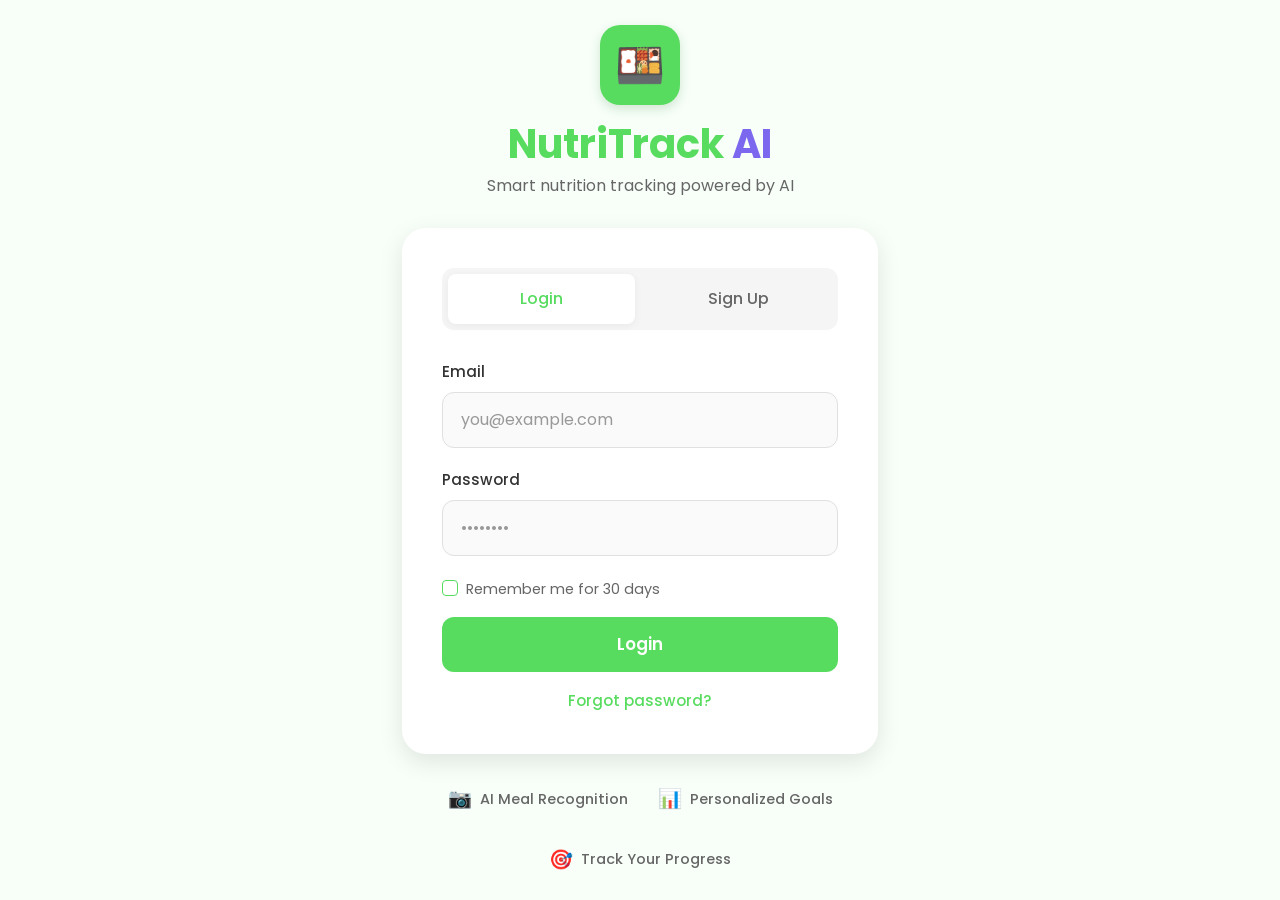
<file: frontend/index.html>
<!DOCTYPE html>
<html lang="en">
<head>
    <meta charset="UTF-8">
    <meta name="viewport" content="width=device-width, initial-scale=1.0">
    <title>NutriTracker AI - Smart Nutrition Tracking</title>
    
    <!-- Bootstrap 5 CSS -->
    <link href="https://cdn.jsdelivr.net/npm/bootstrap@5.3.0/dist/css/bootstrap.min.css" rel="stylesheet">
    
    <!-- Google Fonts - Poppins -->
    <link href="https://fonts.googleapis.com/css2?family=Poppins:wght@300;400;500;600;700&display=swap" rel="stylesheet">
    
    <!-- Base CSS (Global Styles) -->
    <link rel="stylesheet" href="css/base.css">
    
    <!-- Auth Page CSS -->
    <link rel="stylesheet" href="css/auth.css">
</head>
<body>
    <!-- Main Container -->
    <div class="container">
        <div class="auth-wrapper">
            
            <!-- Logo Section -->
            <div class="logo-section">
                <div class="logo-icon">🍱</div>
                <h1 class="app-title">NutriTrack <span class="ai-text">AI</span></h1>
                <p class="tagline">Smart nutrition tracking powered by AI</p>
            </div>

            <!-- Authentication Card -->
            <div class="auth-card">
                
                <!-- Tab Navigation (Login / Sign Up) -->
                <div class="tab-navigation">
                    <button class="tab-btn active" id="loginTab" onclick="switchTab('login')">Login</button>
                    <button class="tab-btn" id="signupTab" onclick="switchTab('signup')">Sign Up</button>
                </div>

                <!-- Login Form -->
                <div class="auth-form" id="loginForm">
                    
                    <!-- Email Input -->
                    <div class="form-group">
                        <label for="loginEmail">Email</label>
                        <input 
                            type="email" 
                            class="form-input" 
                            id="loginEmail" 
                            placeholder="you@example.com"
                            required
                        >
                    </div>

                    <!-- Password Input -->
                    <div class="form-group">
                        <label for="loginPassword">Password</label>
                        <input 
                            type="password" 
                            class="form-input" 
                            id="loginPassword" 
                            placeholder="••••••••"
                            required
                        >
                    </div>

                    <!-- Remember Me Checkbox -->
                    <div class="form-check mb-3">
                        <input 
                            type="checkbox" 
                            class="form-check-input" 
                            id="rememberMe"
                        >
                        <label class="form-check-label" for="rememberMe">
                            Remember me for 30 days
                        </label>
                    </div>

                    <!-- Login Button -->
                    <button class="auth-btn" onclick="handleLogin()">Login</button>

                    <!-- Forgot Password Link -->
                    <div class="text-center mt-3">
                        <a href="#" class="forgot-link" onclick="openForgotPasswordModal()">Forgot password?</a>
                    </div>
                </div>

                <!-- Sign Up Form (Hidden by default) -->
                <div class="auth-form" id="signupForm" style="display: none;">
                    
                    <!-- Full Name Input (Optional) -->
                    <div class="form-group">
                        <label for="signupName">Full Name</label>
                        <input 
                            type="text" 
                            class="form-input" 
                            id="signupName" 
                            placeholder="John Doe"
                        >
                    </div>

                    <!-- Email Input -->
                    <div class="form-group">
                        <label for="signupEmail">Email</label>
                        <input 
                            type="email" 
                            class="form-input" 
                            id="signupEmail" 
                            placeholder="you@example.com"
                            required
                        >
                    </div>

                    <!-- Password Input -->
                    <div class="form-group">
                        <label for="signupPassword">Password</label>
                        <input 
                            type="password" 
                            class="form-input" 
                            id="signupPassword" 
                            placeholder="••••••••"
                            required
                        >
                        <small class="form-text">At least 8 characters, 1 letter, 1 number</small>
                    </div>

                    <!-- Create Account Button -->
                    <button class="auth-btn" onclick="handleSignup()">Create Account</button>
                </div>

            </div>

            <!-- Feature Icons at Bottom -->
            <div class="features-section">
                <div class="feature-item">
                    <span class="feature-icon">📷</span>
                    <span class="feature-text">AI Meal Recognition</span>
                </div>
                <div class="feature-item">
                    <span class="feature-icon">📊</span>
                    <span class="feature-text">Personalized Goals</span>
                </div>
                <div class="feature-item">
                    <span class="feature-icon">🎯</span>
                    <span class="feature-text">Track Your Progress</span>
                </div>
            </div>

        </div>
    </div>

    <!-- ============================================ -->
    <!-- MODAL 1: Forgot Password - Enter Email -->
    <!-- ============================================ -->
    <div class="modal fade" id="forgotPasswordModal" tabindex="-1">
        <div class="modal-dialog modal-dialog-centered">
            <div class="modal-content">
                <div class="modal-header">
                    <h5 class="modal-title">Reset Password</h5>
                    <button type="button" class="btn-close" data-bs-dismiss="modal"></button>
                </div>
                <div class="modal-body">
                    <p class="text-muted">Enter your email address and we'll send you a 6-digit code to reset your password.</p>
                    
                    <!-- Email Input -->
                    <div class="form-group">
                        <label for="forgotEmail">Email</label>
                        <input 
                            type="email" 
                            class="form-input" 
                            id="forgotEmail" 
                            placeholder="you@example.com"
                            required
                        >
                    </div>
                </div>
                <div class="modal-footer">
                    <button type="button" class="btn btn-secondary" data-bs-dismiss="modal">Cancel</button>
                    <button type="button" class="auth-btn" onclick="sendResetCode()">Send Code</button>
                </div>
            </div>
        </div>
    </div>

    <!-- ============================================ -->
    <!-- MODAL 2: Reset Password - Enter Code & New Password -->
    <!-- ============================================ -->
    <div class="modal fade" id="resetPasswordModal" tabindex="-1">
        <div class="modal-dialog modal-dialog-centered">
            <div class="modal-content">
                <div class="modal-header">
                    <h5 class="modal-title">Enter Reset Code</h5>
                    <button type="button" class="btn-close" data-bs-dismiss="modal"></button>
                </div>
                <div class="modal-body">
                    <p class="text-muted">Check your email for the 6-digit code. Code expires in 15 minutes.</p>
                    
                    <!-- 6-Digit Code Input -->
                    <div class="form-group">
                        <label for="resetCode">6-Digit Code</label>
                        <input 
                            type="text" 
                            class="form-input text-center" 
                            id="resetCode" 
                            placeholder="123456"
                            maxlength="6"
                            required
                        >
                    </div>

                    <!-- New Password Input -->
                    <div class="form-group">
                        <label for="newPassword">New Password</label>
                        <input 
                            type="password" 
                            class="form-input" 
                            id="newPassword" 
                            placeholder="••••••••"
                            required
                        >
                        <small class="form-text">At least 8 characters, 1 letter, 1 number</small>
                    </div>

                    <!-- Confirm Password Input -->
                    <div class="form-group">
                        <label for="confirmPassword">Confirm Password</label>
                        <input 
                            type="password" 
                            class="form-input" 
                            id="confirmPassword" 
                            placeholder="••••••••"
                            required
                        >
                    </div>

                    <!-- Resend Code Link -->
                    <div class="text-center mt-2">
                        <a href="#" class="forgot-link" onclick="resendCode()">Resend code</a>
                        <span id="resendTimer" class="text-muted ms-2"></span>
                    </div>
                </div>
                <div class="modal-footer">
                    <button type="button" class="btn btn-secondary" data-bs-dismiss="modal">Cancel</button>
                    <button type="button" class="auth-btn" onclick="resetPassword()">Reset Password</button>
                </div>
            </div>
        </div>
    </div>

    <!-- Bootstrap 5 JS Bundle (includes Popper) -->
    <script src="https://cdn.jsdelivr.net/npm/bootstrap@5.3.0/dist/js/bootstrap.bundle.min.js"></script>
    
    <!-- Toast Notification System -->
    <script src="js/toast.js"></script>
    
    <!-- Custom JavaScript -->
    <script src="js/auth.js"></script>
</body>
</html>
</file>
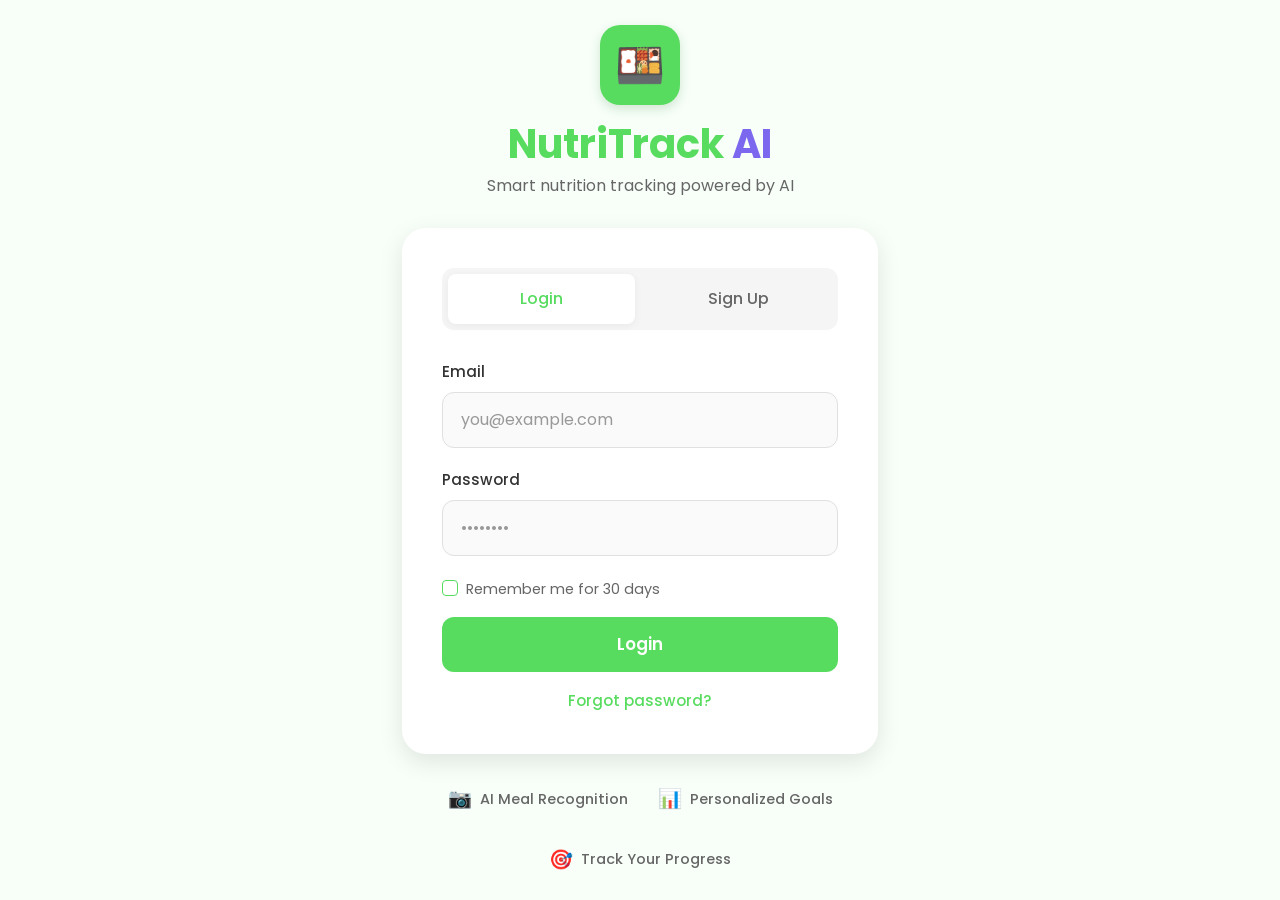
<file: frontend/dashboard.html>
<!DOCTYPE html>
<html lang="en">
<head>
    <meta charset="UTF-8">
    <meta name="viewport" content="width=device-width, initial-scale=1.0">
    <title>Dashboard - NutriTracker.ai</title>
    
    <!-- Bootstrap & Font Awesome -->
    <link href="https://cdn.jsdelivr.net/npm/bootstrap@5.3.0/dist/css/bootstrap.min.css" rel="stylesheet">
    <link rel="stylesheet" href="https://cdnjs.cloudflare.com/ajax/libs/font-awesome/6.4.0/css/all.min.css">
    
    <!-- Your global + dashboard styles -->
    <link rel="stylesheet" href="css/base.css">
    <link rel="stylesheet" href="css/dashboard.css">
    <link rel="stylesheet" href="css/dark-mode.css">
    
    <!-- Dark Mode Script (runs before page loads) -->
    <script src="js/dark-mode.js"></script>
</head>
<body>

    <!-- Top Navigation Bar -->
    <nav class="navbar navbar-dark">
        <div class="container-fluid px-4">
            <span class="navbar-brand mb-0 h1">
                <i class="fas fa-leaf me-2"></i>NutriTracker.ai
            </span>
            <button class="btn btn-logout" onclick="logout()">
                <i class="fas fa-sign-out-alt me-2"></i>Logout
            </button>
        </div>
    </nav>
    
    <!-- Main Layout -->
    <div class="main-container">
        <!-- Sidebar Navigation -->
        <div class="sidebar">
            <div class="sidebar-item active" data-page="overview">
                <i class="fas fa-home"></i><span>Overview</span>
            </div>
            <div class="sidebar-item" data-page="add-meal">
                <i class="fas fa-plus-circle"></i><span>Add Meal</span>
            </div>
            <div class="sidebar-item" data-page="history">
                <i class="fas fa-history"></i><span>History</span>
            </div>
            <div class="sidebar-item" data-page="profile">
                <i class="fas fa-user"></i><span>User Profile</span>
            </div>
        </div>

        <!-- Content Area -->
        <div class="content-area" id="content-area">
            <!-- Overview Page (iframe) -->
            <iframe id="overview-iframe" src="overview.html" class="page-iframe active"></iframe>
            
            <!-- Add Meal Page (iframe) -->
            <iframe id="add-meal-iframe" src="add-meal.html" class="page-iframe"></iframe>
            
            <!-- History Page (iframe) -->
            <iframe id="history-iframe" src="history.html" class="page-iframe"></iframe>
            
            <!-- Profile Page (iframe) -->
            <iframe id="profile-iframe" src="profile.html" class="page-iframe"></iframe>
        </div>
    </div>

    <!-- Scripts -->
    <script src="https://cdn.jsdelivr.net/npm/bootstrap@5.3.0/dist/js/bootstrap.bundle.min.js"></script>
    <script src="js/toast.js"></script>
    <script src="js/dashboard.js"></script>
</body>
</html>
</file>
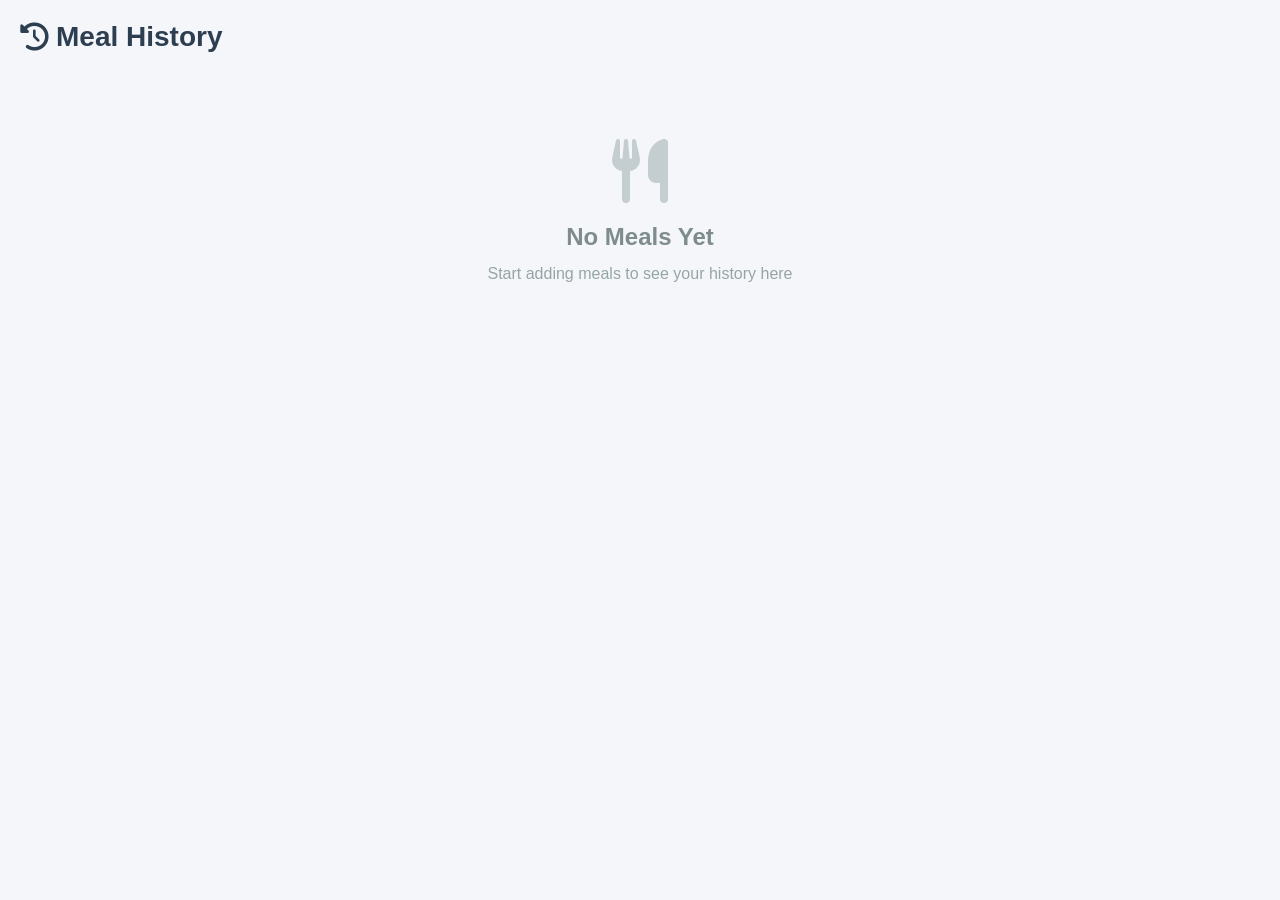
<file: frontend/history.html>
<!DOCTYPE html>
<html lang="en">
<head>
    <meta charset="UTF-8">
    <meta name="viewport" content="width=device-width, initial-scale=1.0">
    <title>History - NutriTracker.ai</title>
    
    <!-- Bootstrap & Font Awesome -->
    <link href="https://cdn.jsdelivr.net/npm/bootstrap@5.3.0/dist/css/bootstrap.min.css" rel="stylesheet">
    <link rel="stylesheet" href="https://cdnjs.cloudflare.com/ajax/libs/font-awesome/6.4.0/css/all.min.css">
    
    <!-- Styles -->
    <link rel="stylesheet" href="css/base.css">
    <link rel="stylesheet" href="css/dark-mode.css">
    
    <!-- Dark Mode Script -->
    <script src="js/dark-mode.js"></script>
    
    <style>
        body {
            background: #f5f6fa;
            padding: 20px;
            font-family: 'Segoe UI', Tahoma, Geneva, Verdana, sans-serif;
        }
        
        .page-title {
            font-size: 28px;
            font-weight: 700;
            color: #2c3e50;
            margin-bottom: 25px;
            display: flex;
            align-items: center;
        }
        
        .meals-list {
            display: flex;
            flex-direction: column;
            gap: 15px;
        }
        
        .meal-card {
            background: white;
            border-radius: 12px;
            padding: 20px;
            box-shadow: 0 2px 8px rgba(0, 0, 0, 0.08);
            transition: transform 0.3s, box-shadow 0.3s;
        }
        
        .meal-card:hover {
            transform: translateX(5px);
            box-shadow: 0 4px 16px rgba(0, 0, 0, 0.12);
        }
        
        .meal-header {
            display: flex;
            justify-content: space-between;
            align-items: center;
            margin-bottom: 10px;
        }
        
        .meal-header h4 {
            margin: 0;
            color: #2c3e50;
            font-size: 20px;
            font-weight: 700;
        }
        
        .btn-delete {
            background: #ffebee;
            color: #f44336;
            border: none;
            padding: 8px 12px;
            border-radius: 6px;
            cursor: pointer;
            transition: all 0.3s;
        }
        
        .btn-delete:hover {
            background: #f44336;
            color: white;
        }
        
        .meal-date {
            color: #7f8c8d;
            font-size: 13px;
            margin-bottom: 10px;
        }
        
        .meal-items {
            color: #34495e;
            margin-bottom: 15px;
            line-height: 1.6;
        }
        
        .meal-macros {
            display: flex;
            gap: 20px;
            flex-wrap: wrap;
        }
        
        .meal-macros span {
            display: flex;
            align-items: center;
            gap: 6px;
            color: #7f8c8d;
            font-size: 14px;
        }
        
        .meal-macros i {
            color: #4CAF50;
        }
        
        .empty-state {
            text-align: center;
            padding: 60px 20px;
            color: #95a5a6;
        }
        
        .empty-state i {
            font-size: 64px;
            margin-bottom: 20px;
            opacity: 0.5;
        }
        
        .empty-state h3 {
            font-size: 24px;
            margin-bottom: 10px;
            color: #7f8c8d;
        }
        
        .empty-state p {
            margin: 0;
            font-size: 16px;
        }
    </style>
</head>
<body>
    <h2 class="page-title">
        <i class="fas fa-history me-2"></i>Meal History
    </h2>
    
    <div id="meals-list" class="meals-list">
        <div class="empty-state">
            <i class="fas fa-utensils"></i>
            <h3>No Meals Yet</h3>
            <p>Start adding meals to see your history here</p>
        </div>
    </div>

    <script>
        function loadMealHistory() {
            const meals = JSON.parse(localStorage.getItem('meals')) || [];
            const mealsList = document.getElementById('meals-list');
            
            if (meals.length === 0) {
                mealsList.innerHTML = `
                    <div class="empty-state">
                        <i class="fas fa-utensils"></i>
                        <h3>No Meals Yet</h3>
                        <p>Start adding meals to see your history here</p>
                    </div>
                `;
                return;
            }
            
            // Sort meals by date (newest first)
            const sortedMeals = [...meals].sort((a, b) => new Date(b.date) - new Date(a.date));
            
            mealsList.innerHTML = sortedMeals.map(meal => {
                const date = new Date(meal.date);
                const formattedDate = date.toLocaleDateString('en-US', { 
                    month: 'short', 
                    day: 'numeric', 
                    year: 'numeric',
                    hour: '2-digit',
                    minute: '2-digit'
                });
                
                return `
                    <div class="meal-card">
                        <div class="meal-header">
                            <h4>${meal.name}</h4>
                            <button class="btn-delete" onclick="deleteMeal(${meal.id})">
                                <i class="fas fa-trash"></i>
                            </button>
                        </div>
                        <p class="meal-date">${formattedDate}</p>
                        <p class="meal-items">${meal.foodItems}</p>
                        <div class="meal-macros">
                            <span><i class="fas fa-fire"></i> ${meal.calories} cal</span>
                            <span><i class="fas fa-drumstick-bite"></i> ${meal.protein}g protein</span>
                            <span><i class="fas fa-bread-slice"></i> ${meal.carbs}g carbs</span>
                            <span><i class="fas fa-cheese"></i> ${meal.fats}g fats</span>
                        </div>
                    </div>
                `;
            }).join('');
        }
        
        function deleteMeal(mealId) {
            if (confirm('Are you sure you want to delete this meal?')) {
                let meals = JSON.parse(localStorage.getItem('meals')) || [];
                meals = meals.filter(meal => meal.id !== mealId);
                localStorage.setItem('meals', JSON.stringify(meals));
                loadMealHistory();
                
                // Notify parent window
                if (window.parent !== window) {
                    window.parent.postMessage('mealDeleted', '*');
                }
            }
        }
        
        // Load history on page load
        loadMealHistory();
        
        // Listen for updates from other tabs/iframes
        window.addEventListener('storage', loadMealHistory);
        window.addEventListener('message', function(e) {
            if (e.data === 'updateHistory') {
                loadMealHistory();
            }
        });
    </script>
</body>
</html>
</file>
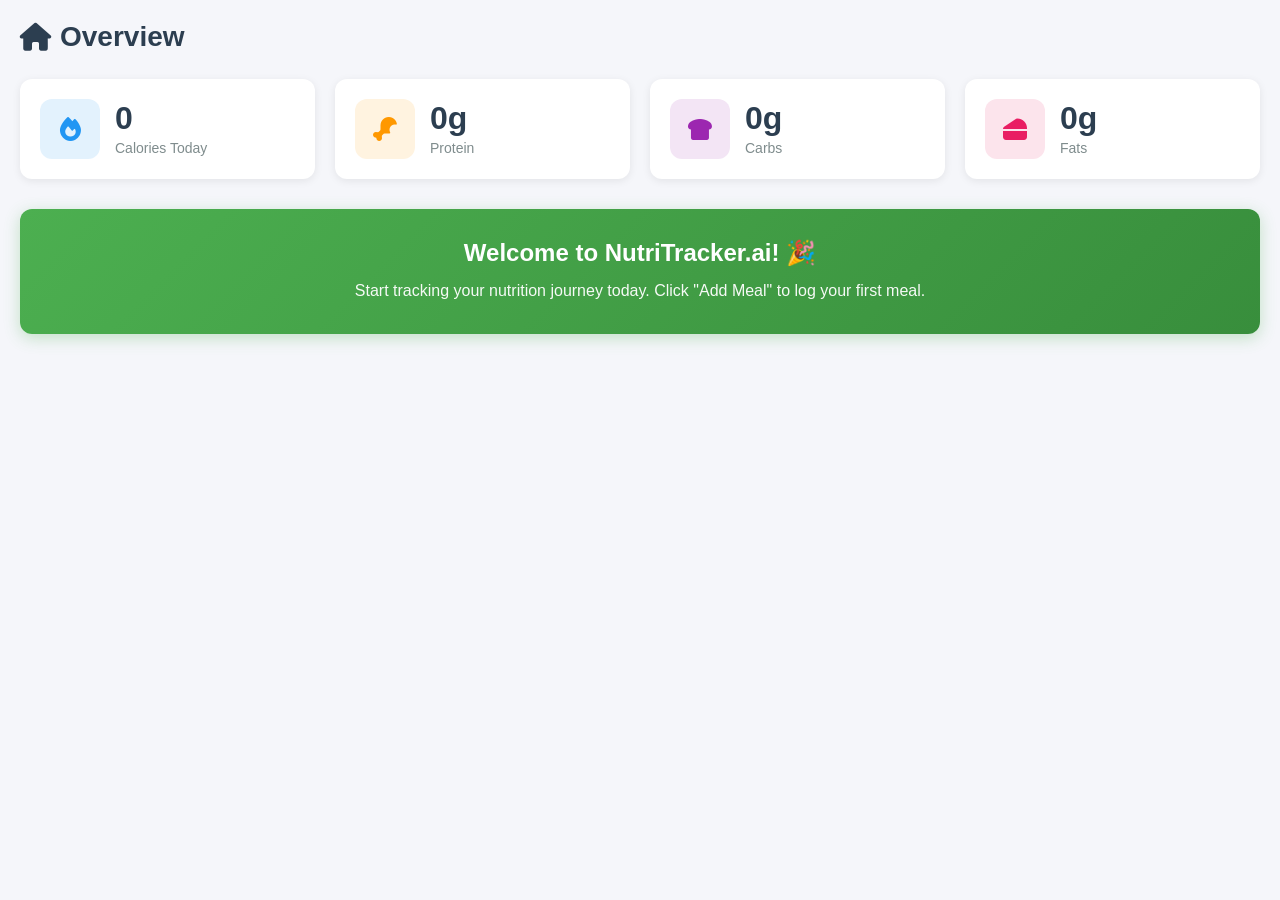
<file: frontend/overview.html>
<!DOCTYPE html>
<html lang="en">
<head>
    <meta charset="UTF-8">
    <meta name="viewport" content="width=device-width, initial-scale=1.0">
    <title>Overview - NutriTracker.ai</title>
    
    <!-- Bootstrap & Font Awesome -->
    <link href="https://cdn.jsdelivr.net/npm/bootstrap@5.3.0/dist/css/bootstrap.min.css" rel="stylesheet">
    <link rel="stylesheet" href="https://cdnjs.cloudflare.com/ajax/libs/font-awesome/6.4.0/css/all.min.css">
    
    <!-- Styles -->
    <link rel="stylesheet" href="css/base.css">
    <link rel="stylesheet" href="css/dark-mode.css">
    
    <!-- Dark Mode Script -->
    <script src="js/dark-mode.js"></script>
    
    <style>
        body {
            background: #f5f6fa;
            padding: 20px;
            font-family: 'Segoe UI', Tahoma, Geneva, Verdana, sans-serif;
        }
        
        .page-title {
            font-size: 28px;
            font-weight: 700;
            color: #2c3e50;
            margin-bottom: 25px;
            display: flex;
            align-items: center;
        }
        
        .stats-grid {
            display: grid;
            grid-template-columns: repeat(auto-fit, minmax(250px, 1fr));
            gap: 20px;
            margin-bottom: 30px;
        }
        
        .stat-card {
            background: white;
            border-radius: 12px;
            padding: 20px;
            display: flex;
            align-items: center;
            gap: 15px;
            box-shadow: 0 2px 8px rgba(0, 0, 0, 0.08);
            transition: transform 0.3s, box-shadow 0.3s;
        }
        
        .stat-card:hover {
            transform: translateY(-5px);
            box-shadow: 0 4px 16px rgba(0, 0, 0, 0.12);
        }
        
        .stat-icon {
            width: 60px;
            height: 60px;
            border-radius: 12px;
            display: flex;
            align-items: center;
            justify-content: center;
            font-size: 24px;
        }
        
        .stat-info h3 {
            font-size: 32px;
            font-weight: 700;
            margin: 0;
            color: #2c3e50;
        }
        
        .stat-info p {
            margin: 0;
            color: #7f8c8d;
            font-size: 14px;
        }
        
        .welcome-card {
            background: linear-gradient(135deg, #4CAF50, #388E3C);
            color: white;
            border-radius: 12px;
            padding: 30px;
            text-align: center;
            box-shadow: 0 4px 16px rgba(76, 175, 80, 0.3);
        }
        
        .welcome-card h3 {
            font-size: 24px;
            margin-bottom: 10px;
        }
        
        .welcome-card p {
            margin: 0;
            opacity: 0.95;
        }
    </style>
</head>
<body>
    <h2 class="page-title">
        <i class="fas fa-home me-2"></i>Overview
    </h2>
    
    <div class="stats-grid">
        <div class="stat-card">
            <div class="stat-icon" style="background: #E3F2FD;">
                <i class="fas fa-fire" style="color: #2196F3;"></i>
            </div>
            <div class="stat-info">
                <h3 id="total-calories">0</h3>
                <p>Calories Today</p>
            </div>
        </div>
        
        <div class="stat-card">
            <div class="stat-icon" style="background: #FFF3E0;">
                <i class="fas fa-drumstick-bite" style="color: #FF9800;"></i>
            </div>
            <div class="stat-info">
                <h3 id="total-protein">0g</h3>
                <p>Protein</p>
            </div>
        </div>
        
        <div class="stat-card">
            <div class="stat-icon" style="background: #F3E5F5;">
                <i class="fas fa-bread-slice" style="color: #9C27B0;"></i>
            </div>
            <div class="stat-info">
                <h3 id="total-carbs">0g</h3>
                <p>Carbs</p>
            </div>
        </div>
        
        <div class="stat-card">
            <div class="stat-icon" style="background: #FCE4EC;">
                <i class="fas fa-cheese" style="color: #E91E63;"></i>
            </div>
            <div class="stat-info">
                <h3 id="total-fats">0g</h3>
                <p>Fats</p>
            </div>
        </div>
    </div>

    <div class="welcome-card">
        <h3>Welcome to NutriTracker.ai! 🎉</h3>
        <p>Start tracking your nutrition journey today. Click "Add Meal" to log your first meal.</p>
    </div>

    <script>
        // Load stats from localStorage
        function updateStats() {
            const meals = JSON.parse(localStorage.getItem('meals')) || [];
            const today = new Date().toDateString();
            const todayMeals = meals.filter(meal => {
                const mealDate = new Date(meal.date).toDateString();
                return mealDate === today;
            });
            
            const totals = todayMeals.reduce((acc, meal) => {
                acc.calories += meal.calories || 0;
                acc.protein += meal.protein || 0;
                acc.carbs += meal.carbs || 0;
                acc.fats += meal.fats || 0;
                return acc;
            }, { calories: 0, protein: 0, carbs: 0, fats: 0 });
            
            document.getElementById('total-calories').textContent = totals.calories;
            document.getElementById('total-protein').textContent = totals.protein + 'g';
            document.getElementById('total-carbs').textContent = totals.carbs + 'g';
            document.getElementById('total-fats').textContent = totals.fats + 'g';
        }
        
        // Update stats on load
        updateStats();
        
        // Listen for storage changes from other tabs/iframes
        window.addEventListener('storage', updateStats);
        window.addEventListener('message', function(e) {
            if (e.data === 'updateStats') {
                updateStats();
            }
        });
    </script>
</body>
</html>
</file>
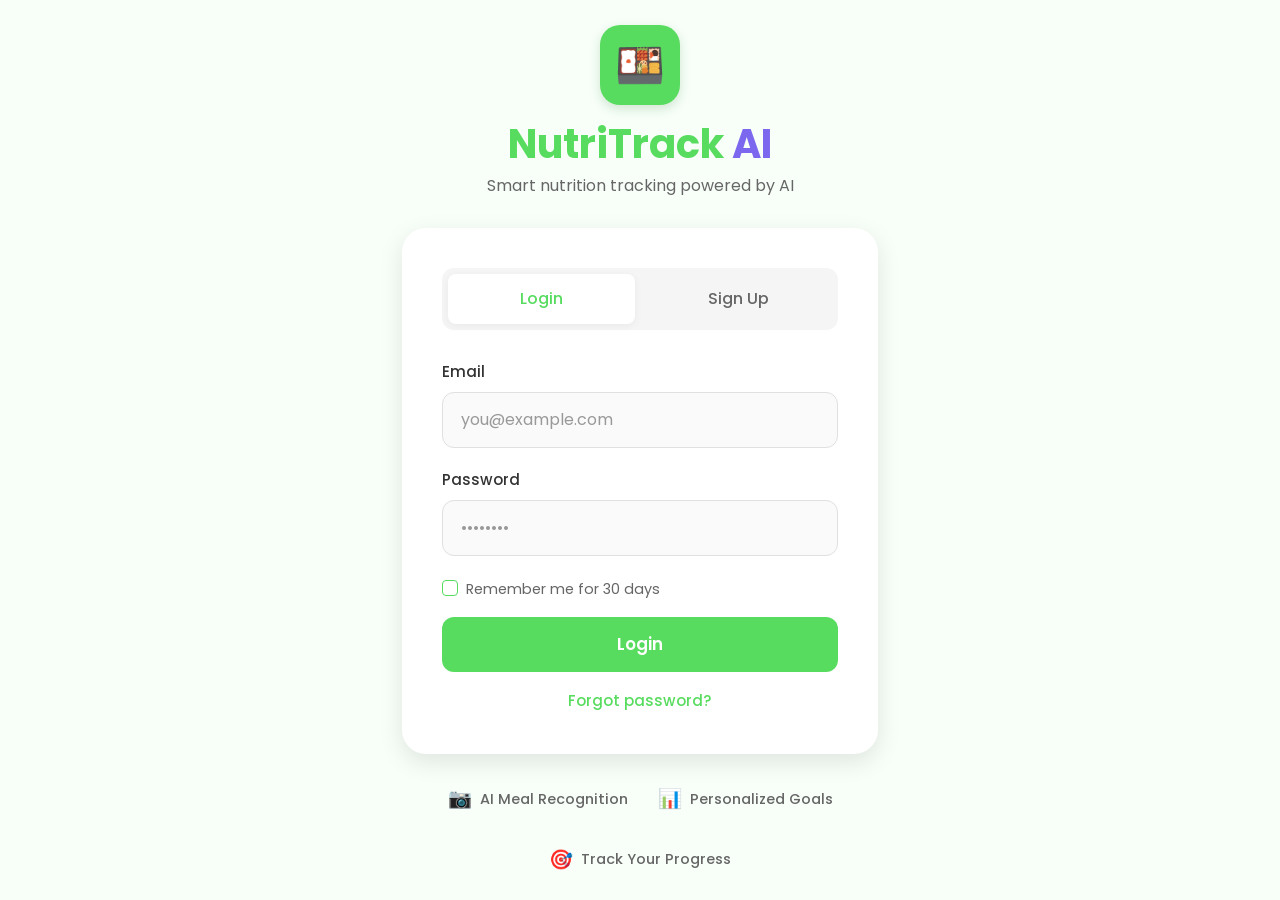
<file: frontend/profile.html>
<!DOCTYPE html>
<html lang="en">
<head>
    <meta charset="UTF-8">
    <meta name="viewport" content="width=device-width, initial-scale=1.0">
    <title>Profile - NutriTracker.ai</title>
    
    <!-- Bootstrap 5 CSS for responsive layout and components -->
    <link href="https://cdn.jsdelivr.net/npm/bootstrap@5.3.0/dist/css/bootstrap.min.css" rel="stylesheet">
    
    <!-- Font Awesome for icons (user, email, weight, etc.) -->
    <link rel="stylesheet" href="https://cdnjs.cloudflare.com/ajax/libs/font-awesome/6.4.0/css/all.min.css">
    
    <!-- Google Fonts - Poppins for modern typography -->
    <link href="https://fonts.googleapis.com/css2?family=Poppins:wght@300;400;500;600;700&display=swap" rel="stylesheet">
    
    <!-- Base CSS (Global Styles) -->
    <link rel="stylesheet" href="css/base.css">
    
    <!-- Profile Page CSS -->
    <link rel="stylesheet" href="css/profile.css">
    
    <!-- Dark Mode CSS -->
    <link rel="stylesheet" href="css/dark-mode.css">
    
    <!-- Dark Mode Script -->
    <script src="js/dark-mode.js"></script>
</head>
<body>
    
    <!-- ============================================ -->
    <!-- PROFILE CONTENT (No navbar/sidebar for iframe) -->
    <!-- ============================================ -->
    <div class="profile-content-wrapper">
            
            <!-- ============================================ -->
            <!-- PROFILE HEADER SECTION -->
            <!-- Shows avatar, name, email, badges -->
            <!-- ============================================ -->
            <div class="profile-header">
                <div class="d-flex align-items-center">
                    <!-- Left Side: Avatar + Info -->
                    <div class="d-flex align-items-center flex-grow-1">
                        <!-- Avatar Circle with Gradient -->
                        <div class="profile-avatar">
                            <i class="fas fa-user"></i>
                        </div>
                        
                        <!-- User Info -->
                        <div class="ms-3">
                            <!-- Name (will be populated from API) -->
                            <h3 class="profile-name mb-1" id="headerName">John Doe</h3>
                            
                            <!-- Email (will be populated from API) -->
                            <p class="profile-email mb-2" id="headerEmail">john.doe@example.com</p>
                            
                            <!-- Badges Row -->
                            <div class="d-flex gap-2">
                                <!-- Streak Badge (future feature) -->
                                <span class="badge-streak">
                                    <i class="fas fa-fire me-1"></i>7 day streak 🔥
                                </span>
                                
                                <!-- Pro Member Badge (future feature)
                                <span class="badge-pro">
                                    Pro Member
                                </span> -->
                            </div>
                        </div>
                    </div>
                    
                    <!-- Right Side: Edit Profile Button -->
                    <button class="btn btn-edit-profile" onclick="enableEditMode()">
                        Edit Profile
                    </button>
                </div>
            </div>

            <!-- ============================================ -->
            <!-- SUBTITLE -->
            <!-- Explains what this page does -->
            <!-- ============================================ -->
            <p class="page-subtitle">Manage your account and preferences</p>

            <!-- ============================================ -->
            <!-- TAB NAVIGATION -->
            <!-- 3 tabs: Personal, Goals, Settings -->
            <!-- ============================================ -->
            <div class="tab-navigation">
                <!-- Personal Tab (Default Active) -->
                <button class="tab-btn active" onclick="switchTab('personal')" id="personalTab">
                    Personal
                </button>
                
                <!-- Goals Tab -->
                <button class="tab-btn" onclick="switchTab('goals')" id="goalsTab">
                    Goals
                </button>
                
                <!-- Settings Tab -->
                <button class="tab-btn" onclick="switchTab('settings')" id="settingsTab">
                    Settings
                </button>
            </div>

            <!-- ============================================ -->
            <!-- TAB CONTENT CONTAINER -->
            <!-- Each tab's content is shown/hidden via JS -->
            <!-- ============================================ -->
            <div class="tab-content-container">
                
                <!-- ============================================ -->
                <!-- TAB 1: PERSONAL INFORMATION -->
                <!-- Edit name, age, height, weight, view stats -->
                <!-- ============================================ -->
                <div class="tab-content active" id="personalContent">
                    
                    <!-- Section Title -->
                    <h2 class="section-title">Personal Information</h2>
                    
                    <!-- Personal Info Form -->
                    <form id="personalForm" class="profile-form">
                        <div class="row">
                            <!-- Full Name Input -->
                            <div class="col-md-6 mb-3">
                                <label class="form-label">Full Name</label>
                                <div class="input-with-icon">
                                    <i class="fas fa-user input-icon"></i>
                                    <input 
                                        type="text" 
                                        class="form-control" 
                                        id="fullName" 
                                        placeholder="John Doe"
                                        required
                                    >
                                </div>
                            </div>
                            
                            <!-- Email Input (Read-Only) -->
                            <div class="col-md-6 mb-3">
                                <label class="form-label">Email</label>
                                <div class="input-with-icon">
                                    <i class="fas fa-envelope input-icon"></i>
                                    <input 
                                        type="email" 
                                        class="form-control" 
                                        id="email" 
                                        placeholder="john.doe@example.com"
                                        readonly
                                    >
                                </div>
                            </div>
                        </div>
                        
                        <div class="row">
                            <!-- Age Input -->
                            <div class="col-md-4 mb-3">
                                <label class="form-label">Age</label>
                                <input 
                                    type="number" 
                                    class="form-control" 
                                    id="age" 
                                    placeholder="28"
                                    min="10" 
                                    max="120"
                                    required
                                >
                            </div>
                            
                            <!-- Height Input -->
                            <div class="col-md-4 mb-3">
                                <label class="form-label">Height (cm)</label>
                                <div class="input-with-icon">
                                    <i class="fas fa-ruler-vertical input-icon"></i>
                                    <input 
                                        type="number" 
                                        class="form-control" 
                                        id="height" 
                                        placeholder="175"
                                        min="50" 
                                        max="300"
                                        step="0.1"
                                        required
                                    >
                                </div>
                            </div>
                            
                            <!-- Weight Input -->
                            <div class="col-md-4 mb-3">
                                <label class="form-label">Weight (kg)</label>
                                <div class="input-with-icon">
                                    <i class="fas fa-weight input-icon"></i>
                                    <input 
                                        type="number" 
                                        class="form-control" 
                                        id="weight" 
                                        placeholder="72.5"
                                        min="20" 
                                        max="500"
                                        step="0.1"
                                        required
                                    >
                                </div>
                            </div>
                        </div>
                        
                        <!-- Save Changes Button -->
                        <button type="submit" class="btn btn-save">
                            <i class="fas fa-check me-2"></i>Save Changes
                        </button>
                    </form>

                    <!-- ============================================ -->
                    <!-- CURRENT STATS SECTION -->
                    <!-- Shows BMI, Daily Calories, Weight Change -->
                    <!-- ============================================ -->
                    <h2 class="section-title mt-5">Current Stats</h2>
                    
                    <div class="row">
                        <!-- BMI Card (Green) -->
                        <div class="col-md-4 mb-3">
                            <div class="stat-card stat-card-green">
                                <div class="stat-label">BMI</div>
                                <div class="stat-value" id="bmiValue">23.7</div>
                                <div class="stat-sublabel" id="bmiCategory">Normal range</div>
                            </div>
                        </div>
                        
                        <!-- Daily Calories Card (Blue) -->
                        <div class="col-md-4 mb-3">
                            <div class="stat-card stat-card-blue">
                                <div class="stat-label">Daily Calories</div>
                                <div class="stat-value" id="caloriesValue">2,000</div>
                                <div class="stat-sublabel">kcal/day</div>
                            </div>
                        </div>
                        
                        <!-- Weight Change Card (Purple) -->
                        <div class="col-md-4 mb-3">
                            <div class="stat-card stat-card-purple">
                                <div class="stat-label">Weight Change</div>
                                <div class="stat-value" id="weightChangeValue">0 kg</div>
                                <div class="stat-sublabel">Last 30 days</div>
                            </div>
                        </div>
                    </div>
                </div>

                <!-- ============================================ -->
                <!-- TAB 2: GOALS -->
                <!-- Edit fitness goals and activity level -->
                <!-- ============================================ -->
                <div class="tab-content" id="goalsContent">
                    
                    <!-- Section Title -->
                    <h2 class="section-title">Goals & Activity</h2>
                    
                    <!-- Current Goal Display Card -->
                    <div class="goal-display-card">
                        <div class="d-flex align-items-center">
                            <div class="goal-icon">
                                <i class="fas fa-bullseye"></i>
                            </div>
                            <div class="flex-grow-1">
                                <div class="goal-label">Current Goal</div>
                                <div class="goal-value" id="currentGoalDisplay">Weight Loss</div>
                            </div>
                            <button class="btn btn-change-goal" onclick="showGoalSelector()">
                                Change Goal
                            </button>
                        </div>
                    </div>

                    <!-- Goals Form -->
                    <form id="goalsForm" class="profile-form mt-4">
                        
                        <!-- Goal Selection (Hidden by default, shown when "Change Goal" clicked) -->
                        <div id="goalSelector" style="display: none;">
                            <label class="form-label">Select Your Goal</label>
                            <div class="goal-options mb-4">
                                <div class="goal-option" data-goal="loss">
                                    <i class="fas fa-arrow-down"></i>
                                    <span>Weight Loss</span>
                                </div>
                                <div class="goal-option" data-goal="maintain">
                                    <i class="fas fa-equals"></i>
                                    <span>Maintain</span>
                                </div>
                                <div class="goal-option" data-goal="gain">
                                    <i class="fas fa-arrow-up"></i>
                                    <span>Weight Gain</span>
                                </div>
                            </div>
                        </div>

                        

                        <!-- Activity Level Selection -->
                        <label class="form-label mb-3">Activity Level</label>
                        <div class="activity-levels">
                            <!-- Sedentary -->
                            <div class="activity-card" data-activity="sedentary">
                                <div class="activity-title">Sedentary</div>
                                <div class="activity-desc">Little to no exercise</div>
                            </div>
                            
                            <!-- Lightly Active -->
                            <div class="activity-card" data-activity="lightly_active">
                                <div class="activity-title">Lightly Active</div>
                                <div class="activity-desc">Exercise 1-3 days/week</div>
                            </div>
                            
                            <!-- Moderately Active -->
                            <div class="activity-card" data-activity="moderately_active">
                                <div class="activity-title">Moderately Active</div>
                                <div class="activity-desc">Exercise 3-5 days/week</div>
                            </div>
                            
                            <!-- Very Active -->
                            <div class="activity-card" data-activity="very_active">
                                <div class="activity-title">Very Active</div>
                                <div class="activity-desc">Exercise 6-7 days/week</div>
                            </div>
                        </div>

                        <!-- Update Goals Button -->
                        <button type="submit" class="btn btn-save mt-4">
                            <i class="fas fa-check me-2"></i>Update Goals
                        </button>
                    </form>
                </div>

                <!-- ============================================ -->
                <!-- TAB 3: SETTINGS -->
                <!-- Dark mode, notifications, privacy (future) -->
                <!-- ============================================ -->
                <!-- TAB 3: SETTINGS -->
                <div class="tab-content" id="settingsContent">
                    <h2 class="section-title">Settings</h2>

                    <div class="card p-4 shadow-sm" style="background: var(--bg-white); border-radius: var(--radius-md);">
                        <div class="d-flex align-items-center justify-content-between">
                            <div>
                                <h5 class="mb-1">Dark Mode</h5>
                                <p class="text-muted mb-0">Toggle between light and dark themes</p>
                            </div>
                            <div class="form-check form-switch">
                                <input 
                                    class="form-check-input" 
                                    type="checkbox" 
                                    id="darkModeToggle"
                                    style="width: 50px; height: 26px;"
                                >
                                <label class="form-check-label" for="darkModeToggle"></label>
                            </div>
                        </div>
                    </div>

                    <div class="mt-4 text-muted small">
                        More settings coming soon...
                    </div>
                </div>
            </div>
        </div>
    </div>
    <!-- End profile-content-wrapper -->

    <!-- Bootstrap JS Bundle (includes Popper) -->
    <script src="https://cdn.jsdelivr.net/npm/bootstrap@5.3.0/dist/js/bootstrap.bundle.min.js"></script>
    
    <!-- Toast Notification System -->
    <script src="js/toast.js"></script>
    
    <!-- Custom JavaScript -->
    <script src="js/profile.js"></script>

</body>
</html>
</file>
<file: frontend/css/base.css>
/**
 * NutriTracker AI - Base/Global Styles
 * Shared across all pages
 * 
 * Contains:
 * - CSS Variables (Color Palette, Spacing)
 * - Global Resets
 * - Typography
 * - Utility Classes
 */
/* ============================================ */
/* DARK MODE THEME */
/* ============================================ */

/* Default is Light Mode (already in :root) */

/* Dark Mode Override */
.dark-mode {
    /* Backgrounds */
    --bg-light: #121212;
    --bg-light-green: #1e272e;
    --bg-green-tint: #1e3324;
    --bg-white: #1e1e1e;
    --bg-gray: #252525;
    --bg-light-gray: #2d2d2d;

    /* Text Colors */
    --text-dark: #e0e0e0;
    --text-primary: #ffffff;
    --text-muted: #b0b0b0;
    --text-light: #aaaaaa;
    --text-gray: #cccccc;

    /* Borders */
    --border-light: #333333;
    --border-gray: #404040;

    /* Cards & Stats */
    --stat-green-bg: #1e3324;
    --stat-blue-bg: #1e2a3a;
    --stat-purple-bg: #2d1b3a;

    /* Alerts */
    --alert-danger-bg: #3d1f1f;
    --alert-success-bg: #1e3324;
    --alert-info-bg: #1e2a3a;

    /* Navbar (override gradient) */
    /* We'll handle navbar separately in JS or CSS */
}

/* Optional: Dark mode navbar */
.dark-mode .navbar {
    background: linear-gradient(135deg, #1B5E20 0%, #0d3311 100%) !important;
}

/* Sidebar in dark mode */
.dark-mode .sidebar {
    background: #1e1e1e;
    box-shadow: 2px 0 10px rgba(0, 0, 0, 0.3);
}

.dark-mode .sidebar-item:hover,
.dark-mode .sidebar-item.active {
    background: #2d2d2d;
}

/* Form inputs in dark mode */
.dark-mode .form-input-base,
.dark-mode .form-control {
    background: #2d2d2d !important;
    border-color: #404040 !important;
    color: #e0e0e0 !important;
}

.dark-mode .form-control::placeholder {
    color: #888 !important;
}

/* Cards */
.dark-mode .profile-header,
.dark-mode .goal-display-card,
.dark-mode .stat-card,
.dark-mode .activity-card,
.dark-mode .goal-option {
    background: #1e1e1e !important;
    border-color: #333 !important;
}
/* ============================================ */
/* CSS VARIABLES (Color Palette) */
/* ============================================ */
:root {
    /* Primary Brand Colors */
    --primary-green: #58dc5f;
    --primary-green-dark: #36b53e;
    --primary-green-light: #4CAF50;
    --secondary-green: #81C784;
    
    /* Accent Colors */
    --purple-accent: #7B68EE;
    --purple-dark: #7B1FA2;
    
    /* Background Colors */
    --bg-light: #F8FFF9;
    --bg-light-green: #F1F8E9;
    --bg-green-tint: #E8F5E9;
    --bg-white: #ffffff;
    --bg-gray: #F5F5F5;
    --bg-light-gray: #FAFAFA;
    
    /* Text Colors */
    --text-dark: #2c3e50;
    --text-primary: #333;
    --text-muted: #6c757d;
    --text-light: #95a5a6;
    --text-gray: #666;
    --text-placeholder: #999;
    
    /* Stat Card Colors */
    --stat-green-bg: #E8F5E9;
    --stat-green-text: #2E7D32;
    --stat-blue-bg: #E3F2FD;
    --stat-blue-text: #1976D2;
    --stat-purple-bg: #F3E5F5;
    --stat-purple-text: #7B1FA2;
    
    /* Border Colors */
    --border-light: #E0E0E0;
    --border-gray: #F0F0F0;
    --border-medium: #D0D0D0;
    
    /* Alert/Message Colors */
    --alert-danger-bg: #FFF3F3;
    --alert-danger-text: #D32F2F;
    --alert-danger-border: #FFCDD2;
    --alert-success-bg: #F1F8F4;
    --alert-success-text: #2E7D32;
    --alert-success-border: #C8E6C9;
    --alert-info-bg: #E3F2FD;
    --alert-info-text: #1976D2;
    --alert-info-border: #BBDEFB;
    
    /* Shadows */
    --shadow-sm: 0 2px 8px rgba(0, 0, 0, 0.05);
    --shadow-md: 0 4px 12px rgba(0, 0, 0, 0.1);
    --shadow-lg: 0 8px 24px rgba(0, 0, 0, 0.1);
    --shadow-green: 0 4px 12px rgba(46, 125, 50, 0.2);
    --shadow-green-hover: 0 6px 20px rgba(46, 125, 50, 0.3);
    
    /* Transitions */
    --transition-fast: 0.2s ease;
    --transition-normal: 0.3s ease;
    --transition-slow: 0.5s ease;
    
    /* Border Radius */
    --radius-sm: 8px;
    --radius-md: 12px;
    --radius-lg: 20px;
    --radius-xl: 24px;
    
    /* Spacing (can be used for consistent padding/margins) */
    --space-xs: 6px;
    --space-sm: 10px;
    --space-md: 20px;
    --space-lg: 30px;
    --space-xl: 40px;
}

/* ============================================ */
/* Global Reset */
/* ============================================ */
* {
    margin: 0;
    padding: 0;
    box-sizing: border-box;
}

/* ============================================ */
/* Typography */
/* ============================================ */
body {
    font-family: 'Poppins', 'Segoe UI', Tahoma, Geneva, Verdana, sans-serif;
    background-color: var(--bg-light);
    color: var(--text-dark);
    line-height: 1.6;
    -webkit-font-smoothing: antialiased;
    -moz-osx-font-smoothing: grayscale;
    transition: background-color 0.3s ease, color 0.3s ease;
}

h1, h2, h3, h4, h5, h6 {
    font-weight: 600;
    line-height: 1.2;
}

/* ============================================ */
/* Utility Classes */
/* ============================================ */
.text-green {
    color: var(--primary-green);
}

.text-muted {
    color: var(--text-muted);
}

.bg-light-green {
    background-color: var(--bg-light-green);
}

.shadow-green {
    box-shadow: var(--shadow-green);
}

/* ============================================ */
/* Common Button Styles */
/* ============================================ */
.btn-primary-green {
    background: var(--primary-green);
    color: white;
    border: none;
    border-radius: var(--radius-md);
    padding: 14px 20px;
    font-weight: 600;
    cursor: pointer;
    transition: all var(--transition-normal);
    font-family: 'Poppins', sans-serif;
}

.btn-primary-green:hover {
    background: var(--primary-green-dark);
    transform: translateY(-1px);
    box-shadow: var(--shadow-green-hover);
}

.btn-primary-green:active {
    transform: translateY(0);
}

.btn-primary-green:disabled {
    background: #9E9E9E;
    cursor: not-allowed;
    transform: none;
}

/* ============================================ */
/* Common Form Styles */
/* ============================================ */
.form-input-base {
    width: 100%;
    padding: 14px 18px;
    border: 1px solid var(--border-light);
    border-radius: var(--radius-md);
    font-size: 1rem;
    font-family: 'Poppins', sans-serif;
    transition: all var(--transition-normal);
    background: var(--bg-light-gray);
}

.form-input-base:focus {
    outline: none;
    border-color: var(--primary-green);
    background: var(--bg-white);
    box-shadow: 0 0 0 3px rgba(46, 125, 50, 0.1);
}

.form-input-base::placeholder {
    color: var(--text-placeholder);
}

/* ============================================ */
/* Alert/Toast Messages */
/* ============================================ */
.alert {
    border-radius: var(--radius-md);
    padding: 12px 16px;
    margin-bottom: 20px;
    font-size: 0.9rem;
}

.alert-danger {
    background: var(--alert-danger-bg);
    color: var(--alert-danger-text);
    border: 1px solid var(--alert-danger-border);
}

.alert-success {
    background: var(--alert-success-bg);
    color: var(--alert-success-text);
    border: 1px solid var(--alert-success-border);
}

.alert-info {
    background: var(--alert-info-bg);
    color: var(--alert-info-text);
    border: 1px solid var(--alert-info-border);
}

/* ============================================ */
/* Loading Spinner (Reusable) */
/* ============================================ */
.loading-spinner {
    position: relative;
    color: transparent;
}

.loading-spinner::after {
    content: "";
    position: absolute;
    width: 20px;
    height: 20px;
    top: 50%;
    left: 50%;
    margin-left: -10px;
    margin-top: -10px;
    border: 2px solid white;
    border-radius: 50%;
    border-top-color: transparent;
    animation: spinner 0.6s linear infinite;
}

@keyframes spinner {
    to {
        transform: rotate(360deg);
    }
}

/* ============================================ */
/* Common Modal Styles */
/* ============================================ */
.modal-content {
    border-radius: var(--radius-lg);
    border: none;
    box-shadow: 0 10px 40px rgba(0, 0, 0, 0.15);
}

.modal-header {
    border-bottom: 1px solid var(--border-gray);
    padding: 20px 24px;
}

.modal-title {
    font-weight: 600;
    color: var(--primary-green);
}

.modal-body {
    padding: 24px;
}

.modal-footer {
    border-top: 1px solid var(--border-gray);
    padding: 16px 24px;
}

/* ============================================ */
/* Scrollbar Customization */
/* ============================================ */
::-webkit-scrollbar {
    width: 10px;
    height: 10px;
}

::-webkit-scrollbar-track {
    background: var(--bg-gray);
}

::-webkit-scrollbar-thumb {
    background: var(--primary-green);
    border-radius: 5px;
}

::-webkit-scrollbar-thumb:hover {
    background: var(--primary-green-dark);
}
</file>
<file: frontend/css/auth.css>
/**
 * NutriTracker AI - Authentication Page Styles
 * For Login/Signup pages only
 * 
 * Note: Global styles (variables, resets, typography) are in base.css
 */

/* ============================================ */
/* Body - Auth Page Specific */
/* ============================================ */
body {
    background: var(--bg-light); /* Light green-tinted background */
    min-height: 100vh;
    display: flex;
    align-items: center;
    justify-content: center;
    padding: 20px;
}

/* ============================================ */
/* Main Container */
/* ============================================ */
.container {
    max-width: 500px;
    width: 100%;
}

.auth-wrapper {
    text-align: center;
}

/* ============================================ */
/* Logo Section */
/* ============================================ */
.logo-section {
    margin-bottom: 30px;
}

.logo-icon {
    width: 80px;
    height: 80px;
    background: var(--primary-green);
    border-radius: 20px;
    display: inline-flex;
    align-items: center;
    justify-content: center;
    font-size: 40px;
    margin-bottom: 15px;
    box-shadow: var(--shadow-green);
}

.app-title {
    font-size: 2.5rem;
    font-weight: 700;
    color: var(--primary-green);
    margin-bottom: 5px;
}

.ai-text {
    color: var(--purple-accent);
}

.tagline {
    font-size: 1rem;
    color: var(--text-gray);
    font-weight: 400;
}

/* ============================================ */
/* Authentication Card */
/* ============================================ */
.auth-card {
    background: white;
    border-radius: var(--radius-xl);
    padding: 40px;
    box-shadow: var(--shadow-lg);
    margin-bottom: 30px;
}

/* ============================================ */
/* Tab Navigation (Login / Sign Up) */
/* ============================================ */
.tab-navigation {
    display: flex;
    gap: 10px;
    margin-bottom: 30px;
    background: var(--bg-gray);
    border-radius: var(--radius-md);
    padding: 6px;
}

.tab-btn {
    flex: 1;
    padding: 12px 20px;
    border: none;
    background: transparent;
    border-radius: var(--radius-sm);
    font-size: 1rem;
    font-weight: 500;
    color: var(--text-gray);
    cursor: pointer;
    transition: all var(--transition-normal);
}

.tab-btn.active {
    background: white;
    color: var(--primary-green);
    box-shadow: var(--shadow-sm);
}

.tab-btn:hover:not(.active) {
    color: var(--primary-green);
}

/* ============================================ */
/* Form Elements */
/* ============================================ */
.auth-form {
    text-align: left;
}

.form-group {
    margin-bottom: 20px;
}

.form-group label {
    display: block;
    margin-bottom: 8px;
    font-weight: 500;
    color: var(--text-primary);
    font-size: 0.95rem;
}

.form-input {
    width: 100%;
    padding: 14px 18px;
    border: 1px solid var(--border-light);
    border-radius: var(--radius-md);
    font-size: 1rem;
    font-family: 'Poppins', sans-serif;
    transition: all var(--transition-normal);
    background: var(--bg-light-gray);
}

.form-input:focus {
    outline: none;
    border-color: var(--primary-green);
    background: white;
    box-shadow: 0 0 0 3px rgba(46, 125, 50, 0.1);
}

.form-input::placeholder {
    color: var(--text-placeholder);
}

/* Small helper text under inputs */
.form-text {
    display: block;
    margin-top: 6px;
    font-size: 0.85rem;
    color: var(--text-gray);
}

/* ============================================ */
/* Checkbox (Remember Me) */
/* ============================================ */
.form-check {
    margin-bottom: 20px;
}

.form-check-input {
    cursor: pointer;
    border-color: var(--primary-green);
}

.form-check-input:checked {
    background-color: var(--primary-green);
    border-color: var(--primary-green);
}

.form-check-label {
    cursor: pointer;
    font-size: 0.9rem;
    color: var(--text-gray);
}

/* ============================================ */
/* Authentication Button (Login / Sign Up) */
/* ============================================ */
.auth-btn {
    width: 100%;
    padding: 14px 20px;
    background: var(--primary-green);
    color: white;
    border: none;
    border-radius: var(--radius-md);
    font-size: 1.05rem;
    font-weight: 600;
    cursor: pointer;
    transition: all var(--transition-normal);
    font-family: 'Poppins', sans-serif;
}

.auth-btn:hover {
    background: var(--primary-green-dark);
    transform: translateY(-1px);
    box-shadow: var(--shadow-green-hover);
}

.auth-btn:active {
    transform: translateY(0);
}

.auth-btn:disabled {
    background: #9E9E9E;
    cursor: not-allowed;
    transform: none;
}

/* ============================================ */
/* Links (Forgot Password) */
/* ============================================ */
.forgot-link {
    color: var(--primary-green);
    text-decoration: none;
    font-size: 0.95rem;
    font-weight: 500;
    transition: color var(--transition-fast);
}

.forgot-link:hover {
    color: var(--primary-green-dark);
    text-decoration: underline;
}

/* ============================================ */
/* Feature Icons Section (Bottom) */
/* ============================================ */
.features-section {
    display: flex;
    justify-content: center;
    gap: 30px;
    flex-wrap: wrap;
}

.feature-item {
    display: flex;
    align-items: center;
    gap: 8px;
    color: var(--text-gray);
    font-size: 0.9rem;
}

.feature-icon {
    font-size: 1.2rem;
}

.feature-text {
    font-weight: 500;
}

/* ============================================ */
/* Modal Footer Customization */
/* ============================================ */
.modal-footer .btn-secondary {
    background: var(--border-light);
    border: none;
    color: var(--text-gray);
    padding: 10px 24px;
    border-radius: var(--radius-sm);
}

.modal-footer .btn-secondary:hover {
    background: var(--border-medium);
}

.modal-footer .auth-btn {
    padding: 10px 24px;
    width: auto;
}

/* ============================================ */
/* Responsive Design */
/* ============================================ */
@media (max-width: 576px) {
    .auth-card {
        padding: 30px 20px;
    }
    
    .app-title {
        font-size: 2rem;
    }
    
    .features-section {
        gap: 15px;
    }
    
    .feature-item {
        font-size: 0.85rem;
    }
}

/* ============================================ */
/* Loading State */
/* ============================================ */
.auth-btn.loading {
    position: relative;
    color: transparent;
}

.auth-btn.loading::after {
    content: "";
    position: absolute;
    width: 20px;
    height: 20px;
    top: 50%;
    left: 50%;
    margin-left: -10px;
    margin-top: -10px;
    border: 2px solid white;
    border-radius: 50%;
    border-top-color: transparent;
    animation: spinner 0.6s linear infinite;
}

@keyframes spinner {
    to {
        transform: rotate(360deg);
    }
}
</file>
<file: frontend/css/dashboard.css>
/* Dashboard Layout */
.navbar {
    background: linear-gradient(135deg, var(--primary-green) 0%, var(--primary-green-dark) 100%);
    box-shadow: 0 2px 8px rgba(0, 0, 0, 0.15);
    height: 60px;
    position: fixed;
    top: 0;
    left: 0;
    right: 0;
    z-index: 1000;
}

.main-container {
    display: flex;
    margin-top: 60px;
    min-height: calc(100vh - 60px);
}

.sidebar {
    width: 250px;
    background: white;
    box-shadow: 2px 0 10px rgba(0, 0, 0, 0.05);
    padding: 20px 0;
    position: fixed;
    height: calc(100vh - 60px);
    overflow-y: auto;
}

.sidebar-item {
    padding: 15px 25px;
    display: flex;
    align-items: center;
    color: #2c3e50;
    text-decoration: none;
    transition: all 0.3s;
    cursor: pointer;
    border-left: 3px solid transparent;
}

.sidebar-item:hover {
    background: #f8f9fa;
    color: var(--primary-green);
    border-left-color: var(--primary-green);
}

.sidebar-item.active {
    background: #E8F5E9;
    color: var(--primary-green);
    border-left-color: var(--primary-green);
    font-weight: 600;
}

.sidebar-item i {
    width: 25px;
    margin-right: 15px;
    font-size: 18px;
}

.content-area {
    margin-left: 250px;
    flex: 1;
    padding: 30px;
    background: #f5f6fa;
}

.btn-logout {
    background: #dc3545;
    color: white;
    border: none;
    padding: 8px 20px;
    border-radius: 8px;
    font-weight: 600;
}

.btn-logout:hover {
    background: #c82333;
}

/* Page Iframes */
.page-iframe {
    display: none;
    width: 100%;
    height: calc(100vh - 90px);
    border: none;
    border-radius: 12px;
    background: white;
}

.page-iframe.active {
    display: block;
}

/* Remove old page-content styles as we're using iframes now */

/* Responsive Design */
@media (max-width: 768px) {
    .sidebar {
        width: 70px;
    }
    
    .sidebar-item span {
        display: none;
    }
    
    .sidebar-item {
        justify-content: center;
        padding: 15px 10px;
    }
    
    .sidebar-item i {
        margin-right: 0;
    }
    
    .content-area {
        margin-left: 70px;
        padding: 20px;
    }
    
    .stats-grid {
        grid-template-columns: 1fr;
    }
    
    .meal-macros {
        flex-direction: column;
        gap: 10px;
    }
}
</file>
<file: frontend/css/dark-mode.css>
/**
 * Dark Mode Styles - Shared across all pages
 * This CSS handles dark mode for all pages in NutriTracker
 */

/* Dark Mode Variables */
.dark-mode {
    --bg-light: #1a1a1a;
    --bg-white: #2d2d2d;
    --text-primary: #e0e0e0;
    --text-secondary: #b0b0b0;
    --text-muted: #888888;
    --border-color: #404040;
    --card-bg: #2d2d2d;
    --card-shadow: 0 2px 8px rgba(0, 0, 0, 0.4);
    --hover-bg: #3a3a3a;
}

/* Body Dark Mode */
body.dark-mode {
    background: #1a1a1a !important;
    color: #e0e0e0 !important;
}

/* Page Titles */
.dark-mode .page-title {
    color: #e0e0e0 !important;
}

/* Cards */
.dark-mode .stat-card,
.dark-mode .meal-card,
.dark-mode .meal-form-card {
    background: #2d2d2d !important;
    color: #e0e0e0 !important;
    box-shadow: 0 2px 8px rgba(0, 0, 0, 0.4) !important;
}

.dark-mode .stat-card:hover,
.dark-mode .meal-card:hover {
    box-shadow: 0 4px 16px rgba(0, 0, 0, 0.6) !important;
}

/* Stat Info */
.dark-mode .stat-info h3 {
    color: #e0e0e0 !important;
}

.dark-mode .stat-info p {
    color: #b0b0b0 !important;
}

/* Form Elements */
.dark-mode .form-label {
    color: #e0e0e0 !important;
}

.dark-mode .form-control {
    background: #3a3a3a !important;
    border-color: #555 !important;
    color: #e0e0e0 !important;
}

.dark-mode .form-control:focus {
    background: #3a3a3a !important;
    border-color: #4CAF50 !important;
    color: #e0e0e0 !important;
}

.dark-mode .form-control::placeholder {
    color: #888888 !important;
}

/* Meal Card Elements */
.dark-mode .meal-header h4 {
    color: #e0e0e0 !important;
}

.dark-mode .meal-date {
    color: #b0b0b0 !important;
}

.dark-mode .meal-items {
    color: #d0d0d0 !important;
}

.dark-mode .meal-macros span {
    color: #b0b0b0 !important;
}

/* Empty State */
.dark-mode .empty-state {
    color: #888888 !important;
}

.dark-mode .empty-state h3 {
    color: #b0b0b0 !important;
}

/* Success Message */
.dark-mode .success-message {
    background: #1b4d1b !important;
    color: #81c784 !important;
}

/* Profile Specific */
.dark-mode .profile-header {
    background: #2d2d2d !important;
    color: #e0e0e0 !important;
}

.dark-mode .profile-tabs .tab-btn {
    color: #b0b0b0 !important;
}

.dark-mode .profile-tabs .tab-btn.active {
    color: #4CAF50 !important;
    background: #3a3a3a !important;
}

.dark-mode .profile-tabs .tab-btn:hover {
    background: #3a3a3a !important;
}

.dark-mode .tab-content-section {
    background: #2d2d2d !important;
}

.dark-mode .input-with-icon input {
    background: #3a3a3a !important;
    border-color: #555 !important;
    color: #e0e0e0 !important;
}

.dark-mode .input-with-icon .icon {
    color: #888888 !important;
}

.dark-mode .stat-box {
    background: #3a3a3a !important;
}

.dark-mode .stat-box h4 {
    color: #e0e0e0 !important;
}

.dark-mode .stat-box p {
    color: #b0b0b0 !important;
}

.dark-mode .activity-card {
    background: #3a3a3a !important;
    border-color: #555 !important;
}

.dark-mode .activity-card.active {
    background: #1b4d1b !important;
    border-color: #4CAF50 !important;
}

.dark-mode .activity-card h5 {
    color: #e0e0e0 !important;
}

.dark-mode .activity-card p {
    color: #b0b0b0 !important;
}

.dark-mode .setting-item {
    border-bottom: 1px solid #404040 !important;
}

.dark-mode .setting-item h5 {
    color: #e0e0e0 !important;
}

.dark-mode .setting-item p {
    color: #b0b0b0 !important;
}

/* Dashboard Sidebar */
.dark-mode .sidebar {
    background: #2d2d2d !important;
    box-shadow: 2px 0 10px rgba(0, 0, 0, 0.4) !important;
}

/* Content Area */
.dark-mode .content-area {
    background: #1a1a1a !important;
}

.dark-mode .sidebar-item {
    color: #b0b0b0 !important;
}

.dark-mode .sidebar-item:hover {
    background: #3a3a3a !important;
    color: #4CAF50 !important;
}

.dark-mode .sidebar-item.active {
    background: #1b4d1b !important;
    color: #4CAF50 !important;
}

/* Navbar */
.dark-mode .navbar {
    background: linear-gradient(135deg, #53a553 0%, #1b3d1b 100%) !important;
}

/* Welcome Card */
.dark-mode .welcome-card {
    background: linear-gradient(135deg, #56a856, #1b3d1b) !important;
}

/* Buttons */
.dark-mode .btn-delete {
    background: #4a2020 !important;
    color: #ef5350 !important;
}

.dark-mode .btn-delete:hover {
    background: #ef5350 !important;
    color: white !important;
}

/* Select Dropdown */
.dark-mode select.form-control {
    background: #3a3a3a !important;
    border-color: #555 !important;
    color: #e0e0e0 !important;
}

.dark-mode select.form-control option {
    background: #2d2d2d !important;
    color: #e0e0e0 !important;
}

/* Text Areas */
.dark-mode textarea.form-control {
    background: #3a3a3a !important;
    border-color: #555 !important;
    color: #e0e0e0 !important;
}

/* User Avatar */
.dark-mode .user-avatar {
    background: #3a3a3a !important;
    border-color: #555 !important;
}

.dark-mode .user-name {
    color: #e0e0e0 !important;
}

.dark-mode .user-email {
    color: #b0b0b0 !important;
}

/* Profile Info Text */
.dark-mode .profile-info-text {
    color: #b0b0b0 !important;
}

/* Edit Button */
.dark-mode .btn-edit-profile {
    background: #3a3a3a !important;
    color: #e0e0e0 !important;
    border: 1px solid #555 !important;
}

.dark-mode .btn-edit-profile:hover {
    background: #4a4a4a !important;
}

/* Small Text */
.dark-mode .small,
.dark-mode small {
    color: #888888 !important;
}

/* Muted Text */
.dark-mode .text-muted {
    color: #888888 !important;
}

/* Hr Lines */
.dark-mode hr {
    border-color: #404040 !important;
}

/* Badge Styles */
.dark-mode .badge-streak {
    background: #1b4d1b !important;
    color: #81c784 !important;
}
</file>
<file: frontend/css/profile.css>
/**
 * NutriTracker.ai - Profile Page Styles
 * Module 7: User Profile & Settings
 * 
 * This CSS file styles the complete profile page with:
 * - Gradient avatar
 * - Tab navigation
 * - Form inputs with icons
 * - Stats cards (green, blue, purple)
 * - Activity level selector cards
 * - Responsive layout
 * 
 * Note: Global styles (CSS variables, resets) are in base.css
 */

/* ============================================ */
/* Profile-Specific CSS Variables */
/* ============================================ */
:root {
    /* Badge Colors (profile-specific) */
    --badge-streak-bg: #E8F5E9;
    --badge-streak-text: #2E7D32;
    --badge-pro-bg: #E3F2FD;
    --badge-pro-text: #1976D2;
    
    /* Layout Dimensions */
    --sidebar-width: 250px;
    --navbar-height: 60px;
    
    /* Spacing */
    --spacing-sm: 8px;
    --spacing-md: 16px;
    --spacing-lg: 24px;
    --spacing-xl: 32px;
}

/* ============================================ */
/* Profile Page Body */
/* Adjusted for iframe display without navbar/sidebar */
/* ============================================ */
body {
    background: var(--bg-light);
    min-height: 100vh;
    overflow-x: hidden;
}

/* Profile content wrapper for iframe display */
.profile-content-wrapper {
    padding: 20px;
    width: 100%;
}

/* Hide navbar and sidebar when in iframe */
.navbar,
.sidebar,
.main-container {
    display: none;
}

/* Adjust content-area for iframe */
.content-area {
    margin-left: 0 !important;
    padding: 0 !important;
    width: 100% !important;
}

/* ============================================ */
/* TOP NAVBAR (Hidden in iframe) */
/* Fixed navigation bar at the top */
/* ============================================ */
.navbar {
    background: linear-gradient(135deg, var(--primary-green) 0%, var(--primary-green-dark) 100%);
    box-shadow: 0 2px 8px rgba(0, 0, 0, 0.15);
    position: fixed;
    top: 0;
    left: 0;
    right: 0;
    z-index: 1000;
    height: var(--navbar-height);
}

.navbar-brand {
    color: white !important;
    font-weight: 600;
    font-size: 1.2rem;
}

/* Logout Button in Navbar */
.btn-logout {
    background: rgba(255, 255, 255, 0.2);
    color: white;
    border: none;
    padding: 8px 20px;
    border-radius: 8px;
    font-weight: 600;
    transition: all 0.3s;
}

.btn-logout:hover {
    background: rgba(255, 255, 255, 0.3);
    color: white;
    transform: translateY(-1px);
}

/* ============================================ */
/* MAIN LAYOUT CONTAINER */
/* Flexbox layout: Sidebar + Content */
/* ============================================ */
.main-container {
    display: flex;
    margin-top: var(--navbar-height);
    min-height: calc(100vh - var(--navbar-height));
}

/* ============================================ */
/* LEFT SIDEBAR */
/* Fixed sidebar navigation */
/* ============================================ */
.sidebar {
    width: var(--sidebar-width);
    background: var(--bg-white);
    box-shadow: 2px 0 10px rgba(0, 0, 0, 0.05);
    padding: 20px 0;
    position: fixed;
    height: calc(100vh - var(--navbar-height));
    overflow-y: auto;
}

/* Individual Sidebar Item */
.sidebar-item {
    display: flex;
    align-items: center;
    padding: 15px 25px;
    color: var(--text-dark);
    text-decoration: none;
    transition: all 0.3s;
    cursor: pointer;
    border-left: 3px solid transparent;
}

/* Icon in Sidebar */
.sidebar-item i {
    width: 25px;
    margin-right: 15px;
    font-size: 18px;
}

/* Hover Effect */
.sidebar-item:hover {
    background: #f8f9fa;
    color: var(--primary-green);
    border-left-color: var(--primary-green);
}

/* Active (Current Page) State */
.sidebar-item.active {
    background: var(--stat-green-bg);
    color: var(--primary-green);
    border-left-color: var(--primary-green);
    font-weight: 600;
}

/* ============================================ */
/* CONTENT AREA */
/* Main content area (right side) */
/* ============================================ */
.content-area {
    margin-left: var(--sidebar-width);
    flex: 1;
    padding: var(--spacing-xl);
    max-width: 1200px;
}

/* ============================================ */
/* PROFILE HEADER */
/* Avatar, name, email, badges section */
/* ============================================ */
.profile-header {
    background: var(--bg-white);
    border-radius: 16px;
    padding: var(--spacing-lg);
    margin-bottom: var(--spacing-lg);
    box-shadow: 0 2px 8px rgba(0, 0, 0, 0.08);
}

/* Avatar Circle with Gradient */
.profile-avatar {
    width: 80px;
    height: 80px;
    border-radius: 50%;
    /* Gradient from teal to purple (like screenshot) */
    background: linear-gradient(135deg, #00BCD4 0%, #9C27B0 100%);
    display: flex;
    align-items: center;
    justify-content: center;
    color: white;
    font-size: 32px;
    box-shadow: 0 4px 12px rgba(0, 188, 212, 0.3);
}

/* User Name */
.profile-name {
    font-size: 1.5rem;
    font-weight: 600;
    color: var(--text-dark);
    margin: 0;
}

/* User Email */
.profile-email {
    color: var(--text-muted);
    font-size: 0.95rem;
    margin: 0;
}

/* Streak Badge (Green) */
.badge-streak {
    display: inline-block;
    background: var(--badge-streak-bg);
    color: var(--badge-streak-text);
    padding: 6px 12px;
    border-radius: 20px;
    font-size: 0.85rem;
    font-weight: 500;
}

/* Pro Member Badge (Blue) */
.badge-pro {
    display: inline-block;
    background: var(--badge-pro-bg);
    color: var(--badge-pro-text);
    padding: 6px 12px;
    border-radius: 20px;
    font-size: 0.85rem;
    font-weight: 500;
}

/* Edit Profile Button */
.btn-edit-profile {
    background: var(--bg-white);
    color: var(--text-dark);
    border: 1px solid #dee2e6;
    padding: 10px 24px;
    border-radius: 8px;
    font-weight: 500;
    transition: all 0.3s;
}

.btn-edit-profile:hover {
    background: #f8f9fa;
    border-color: var(--primary-green);
    color: var(--primary-green);
}

/* ============================================ */
/* PAGE SUBTITLE */
/* Descriptive text below header */
/* ============================================ */
.page-subtitle {
    color: var(--text-muted);
    font-size: 0.95rem;
    margin-bottom: var(--spacing-lg);
}

/* ============================================ */
/* TAB NAVIGATION */
/* Personal | Goals | Settings tabs */
/* ============================================ */
.tab-navigation {
    display: flex;
    gap: 10px;
    background: var(--bg-white);
    padding: 8px;
    border-radius: 12px;
    margin-bottom: var(--spacing-lg);
    box-shadow: 0 2px 8px rgba(0, 0, 0, 0.08);
}

/* Individual Tab Button */
.tab-btn {
    flex: 1;
    padding: 12px 24px;
    border: none;
    background: transparent;
    color: var(--text-muted);
    font-weight: 500;
    border-radius: 8px;
    cursor: pointer;
    transition: all 0.3s;
}

/* Tab Hover Effect */
.tab-btn:hover {
    background: #f8f9fa;
    color: var(--text-dark);
}

/* Active Tab State */
.tab-btn.active {
    background: var(--stat-green-bg);
    color: var(--primary-green);
    font-weight: 600;
}

/* ============================================ */
/* TAB CONTENT CONTAINER */
/* Holds all tab content sections */
/* ============================================ */
.tab-content-container {
    background: var(--bg-white);
    border-radius: 16px;
    padding: var(--spacing-xl);
    box-shadow: 0 2px 8px rgba(0, 0, 0, 0.08);
}

/* Individual Tab Content (Hidden by Default) */
.tab-content {
    display: none;
}

/* Active Tab Content (Visible) */
.tab-content.active {
    display: block;
}

/* ============================================ */
/* SECTION TITLES */
/* Headings within tabs */
/* ============================================ */
.section-title {
    font-size: 1.5rem;
    font-weight: 600;
    color: var(--text-dark);
    margin-bottom: var(--spacing-lg);
}

/* ============================================ */
/* FORM STYLING */
/* Input fields, labels, buttons */
/* ============================================ */
.profile-form {
    margin-bottom: var(--spacing-xl);
}

/* Form Labels */
.form-label {
    font-weight: 500;
    color: var(--text-dark);
    margin-bottom: var(--spacing-sm);
}

/* Form Input Fields */
.form-control {
    padding: 12px 16px;
    border: 1px solid #dee2e6;
    border-radius: 8px;
    font-size: 0.95rem;
    transition: all 0.3s;
}

/* Input Focus State */
.form-control:focus {
    border-color: var(--primary-green);
    box-shadow: 0 0 0 0.2rem rgba(46, 125, 50, 0.15);
    outline: none;
}

/* Input with Icon Container */
.input-with-icon {
    position: relative;
}

/* Icon Inside Input */
.input-icon {
    position: absolute;
    left: 16px;
    top: 50%;
    transform: translateY(-50%);
    color: var(--text-muted);
}

/* Input Field with Icon (Add Left Padding) */
.input-with-icon .form-control {
    padding-left: 45px;
}

/* Read-Only Input (Email) */
.form-control[readonly] {
    background-color: #f8f9fa;
    cursor: not-allowed;
}

/* Small Helper Text */
.form-text {
    display: block;
    margin-top: 6px;
    font-size: 0.85rem;
    color: var(--text-muted);
}

/* Save Button */
.btn-save {
    background: var(--primary-green);
    color: white;
    border: none;
    padding: 12px 32px;
    border-radius: 8px;
    font-weight: 600;
    transition: all 0.3s;
}

.btn-save:hover {
    background: var(--primary-green-dark);
    transform: translateY(-2px);
    box-shadow: 0 4px 12px rgba(46, 125, 50, 0.3);
}

/* ============================================ */
/* STATS CARDS */
/* BMI, Daily Calories, Weight Change cards */
/* ============================================ */
.stat-card {
    padding: var(--spacing-lg);
    border-radius: 12px;
    text-align: center;
    transition: all 0.3s;
}

/* Stat Label (Top Text) */
.stat-label {
    font-size: 0.9rem;
    font-weight: 500;
    margin-bottom: var(--spacing-sm);
    opacity: 0.8;
}

/* Stat Value (Large Number) */
.stat-value {
    font-size: 2rem;
    font-weight: 700;
    margin-bottom: var(--spacing-sm);
}

/* Stat Sublabel (Bottom Text) */
.stat-sublabel {
    font-size: 0.85rem;
    opacity: 0.7;
}

/* Green Card (BMI) */
.stat-card-green {
    background: var(--stat-green-bg);
    color: var(--stat-green-text);
}

.stat-card-green:hover {
    transform: translateY(-4px);
    box-shadow: 0 6px 20px rgba(46, 125, 50, 0.2);
}

/* Blue Card (Daily Calories) */
.stat-card-blue {
    background: var(--stat-blue-bg);
    color: var(--stat-blue-text);
}

.stat-card-blue:hover {
    transform: translateY(-4px);
    box-shadow: 0 6px 20px rgba(25, 118, 210, 0.2);
}

/* Purple Card (Weight Change) */
.stat-card-purple {
    background: var(--stat-purple-bg);
    color: var(--stat-purple-text);
}

.stat-card-purple:hover {
    transform: translateY(-4px);
    box-shadow: 0 6px 20px rgba(123, 31, 162, 0.2);
}

/* ============================================ */
/* GOAL DISPLAY CARD */
/* Shows current goal with change button */
/* ============================================ */
.goal-display-card {
    background: var(--stat-green-bg);
    border-radius: 12px;
    padding: var(--spacing-lg);
    margin-bottom: var(--spacing-lg);
}

/* Goal Icon Circle */
.goal-icon {
    width: 50px;
    height: 50px;
    border-radius: 50%;
    background: white;
    display: flex;
    align-items: center;
    justify-content: center;
    color: var(--primary-green);
    font-size: 24px;
    margin-right: var(--spacing-md);
}

/* Goal Label */
.goal-label {
    font-size: 0.85rem;
    color: var(--text-muted);
    margin-bottom: 4px;
}

/* Goal Value */
.goal-value {
    font-size: 1.2rem;
    font-weight: 600;
    color: var(--text-dark);
}

/* Change Goal Button */
.btn-change-goal {
    background: white;
    color: var(--primary-green);
    border: none;
    padding: 8px 20px;
    border-radius: 8px;
    font-weight: 500;
    transition: all 0.3s;
}

.btn-change-goal:hover {
    transform: translateY(-2px);
    box-shadow: 0 4px 12px rgba(0, 0, 0, 0.1);
}

/* ============================================ */
/* GOAL OPTIONS (Loss | Maintain | Gain) */
/* Selectable goal cards */
/* ============================================ */
.goal-options {
    display: grid;
    grid-template-columns: repeat(3, 1fr);
    gap: var(--spacing-md);
}

.goal-option {
    padding: var(--spacing-lg);
    border: 2px solid #dee2e6;
    border-radius: 12px;
    text-align: center;
    cursor: pointer;
    transition: all 0.3s;
}

.goal-option i {
    font-size: 32px;
    margin-bottom: var(--spacing-sm);
    color: var(--text-muted);
}

.goal-option:hover {
    border-color: var(--primary-green);
    background: var(--stat-green-bg);
}

.goal-option.selected {
    border-color: var(--primary-green);
    background: var(--stat-green-bg);
    color: var(--primary-green);
}

.goal-option.selected i {
    color: var(--primary-green);
}

/* ============================================ */
/* ACTIVITY LEVEL CARDS */
/* Selectable activity level options */
/* ============================================ */
.activity-levels {
    display: grid;
    grid-template-columns: repeat(2, 1fr);
    gap: var(--spacing-md);
    margin-bottom: var(--spacing-lg);
}

.activity-card {
    padding: var(--spacing-lg);
    border: 2px solid #dee2e6;
    border-radius: 12px;
    cursor: pointer;
    transition: all 0.3s;
}

/* Activity Title */
.activity-title {
    font-weight: 600;
    color: var(--text-dark);
    margin-bottom: 6px;
}

/* Activity Description */
.activity-desc {
    font-size: 0.85rem;
    color: var(--text-muted);
}

/* Hover Effect */
.activity-card:hover {
    border-color: var(--primary-green);
    background: var(--stat-green-bg);
}

/* Selected State */
.activity-card.selected {
    border-color: var(--primary-green);
    background: var(--stat-green-bg);
    color: var(--primary-green);
}

.activity-card.selected .activity-title {
    color: var(--primary-green);
}

/* ============================================ */
/* COMING SOON CARD (Settings Tab) */
/* Placeholder for future features */
/* ============================================ */
.coming-soon-card {
    text-align: center;
    padding: var(--spacing-xl) * 2;
    color: var(--text-muted);
}

.coming-soon-card i {
    color: var(--text-light);
    margin-bottom: var(--spacing-lg);
}

.coming-soon-card h4 {
    color: var(--text-dark);
    margin-bottom: var(--spacing-md);
}

/* ============================================ */
/* RESPONSIVE DESIGN */
/* Mobile and tablet adjustments */
/* ============================================ */

/* Tablets (768px and below) */
@media (max-width: 768px) {
    /* Stack sidebar on top instead of side */
    .main-container {
        flex-direction: column;
    }
    
    .sidebar {
        position: relative;
        width: 100%;
        height: auto;
        display: flex;
        overflow-x: auto;
        padding: 10px 0;
    }
    
    .sidebar-item {
        flex-direction: column;
        min-width: 80px;
        text-align: center;
        padding: 10px;
    }
    
    .sidebar-item i {
        margin-right: 0;
        margin-bottom: 5px;
    }
    
    .content-area {
        margin-left: 0;
        padding: var(--spacing-md);
    }
    
    /* Stack stat cards vertically */
    .stat-card {
        margin-bottom: var(--spacing-md);
    }
    
    /* Stack activity cards vertically */
    .activity-levels {
        grid-template-columns: 1fr;
    }
    
    /* Stack goal options vertically */
    .goal-options {
        grid-template-columns: 1fr;
    }
}

/* Mobile phones (480px and below) */
@media (max-width: 480px) {
    .profile-avatar {
        width: 60px;
        height: 60px;
        font-size: 24px;
    }
    
    .profile-name {
        font-size: 1.2rem;
    }
    
    .btn-edit-profile {
        padding: 8px 16px;
        font-size: 0.85rem;
    }
    
    .tab-btn {
        padding: 10px 16px;
        font-size: 0.9rem;
    }
}

/* ============================================ */
/* DARK MODE OVERRIDES */
/* Applied when body has .dark-mode class */
/* ============================================ */

/* Main backgrounds */
body.dark-mode {
    background: #121212 !important;
}

body.dark-mode .main-container {
    background: #121212 !important;
}

/* Sidebar */
body.dark-mode .sidebar {
    background: #1e1e1e !important;
    box-shadow: 2px 0 10px rgba(0, 0, 0, 0.3) !important;
}

body.dark-mode .sidebar-item {
    color: #e0e0e0 !important;
}

body.dark-mode .sidebar-item:hover {
    background: #2d2d2d !important;
    color: #4CAF50 !important;
}

body.dark-mode .sidebar-item.active {
    background: #1e3324 !important;
    color: #4CAF50 !important;
}

/* Content area */
body.dark-mode .content-area {
    background: #121212 !important;
}

/* Profile header */
body.dark-mode .profile-header {
    background: #1e1e1e !important;
    box-shadow: 0 2px 8px rgba(0, 0, 0, 0.3) !important;
}

body.dark-mode .profile-name {
    color: #e0e0e0 !important;
}

body.dark-mode .profile-email {
    color: #b0b0b0 !important;
}

/* Tab navigation */
body.dark-mode .tab-navigation {
    background: #1e1e1e !important;
    box-shadow: 0 2px 8px rgba(0, 0, 0, 0.3) !important;
}

body.dark-mode .tab-btn {
    color: #b0b0b0 !important;
}

body.dark-mode .tab-btn:hover {
    background: #2d2d2d !important;
    color: #e0e0e0 !important;
}

body.dark-mode .tab-btn.active {
    background: #1e3324 !important;
    color: #4CAF50 !important;
}

/* Tab content container */
body.dark-mode .tab-content-container {
    background: #1e1e1e !important;
    box-shadow: 0 2px 8px rgba(0, 0, 0, 0.3) !important;
}

/* Form inputs */
body.dark-mode .form-control,
body.dark-mode .form-input-base,
body.dark-mode input[type="text"],
body.dark-mode input[type="email"],
body.dark-mode input[type="number"] {
    background: #2d2d2d !important;
    border-color: #404040 !important;
    color: #e0e0e0 !important;
}

body.dark-mode .form-control:focus {
    background: #333 !important;
    border-color: #4CAF50 !important;
}

body.dark-mode .form-control::placeholder {
    color: #888 !important;
}

/* Form labels */
body.dark-mode .form-label,
body.dark-mode label {
    color: #e0e0e0;
}

/* Stat cards */
body.dark-mode .stat-card {
    background: #1e1e1e !important;
    border-color: #333 !important;
}

body.dark-mode .stat-card.green {
    background: #1e3324 !important;
}

body.dark-mode .stat-card.blue {
    background: #1e2a3a !important;
}

body.dark-mode .stat-card.purple {
    background: #2d1b3a !important;
}

/* Activity cards */
body.dark-mode .activity-card {
    background: #1e1e1e !important;
    border-color: #333 !important;
}

body.dark-mode .activity-card:hover {
    background: #252525 !important;
    border-color: #4CAF50 !important;
}

body.dark-mode .activity-card.selected {
    background: #1e3324 !important;
    border-color: #4CAF50 !important;
}

body.dark-mode .activity-title {
    color: #e0e0e0 !important;
}

body.dark-mode .activity-desc {
    color: #b0b0b0 !important;
}

/* Goal cards */
body.dark-mode .goal-option {
    background: #1e1e1e !important;
    border-color: #333 !important;
}

body.dark-mode .goal-option:hover {
    background: #252525 !important;
    border-color: #4CAF50 !important;
}

body.dark-mode .goal-option.selected {
    background: #1e3324 !important;
    border-color: #4CAF50 !important;
}

body.dark-mode .goal-display-card {
    background: #1e1e1e !important;
    border-color: #333 !important;
}

/* Text colors */
body.dark-mode h1,
body.dark-mode h2,
body.dark-mode h3,
body.dark-mode h4,
body.dark-mode h5,
body.dark-mode h6 {
    color: #e0e0e0 !important;
}

body.dark-mode p,
body.dark-mode span,
body.dark-mode .text-muted {
    color: #b0b0b0 !important;
}

body.dark-mode .page-subtitle {
    color: #b0b0b0 !important;
}

/* Edit button */
body.dark-mode .btn-edit-profile {
    background: #2d2d2d !important;
    color: #e0e0e0 !important;
    border-color: #404040 !important;
}

body.dark-mode .btn-edit-profile:hover {
    background: #333 !important;
    border-color: #4CAF50 !important;
    color: #4CAF50 !important;
}

/* Cards in settings */
body.dark-mode .card {
    background: #1e1e1e !important;
    border-color: #333 !important;
}

body.dark-mode .card h5 {
    color: #e0e0e0 !important;
}

body.dark-mode .card p {
    color: #b0b0b0 !important;
}
</file>
